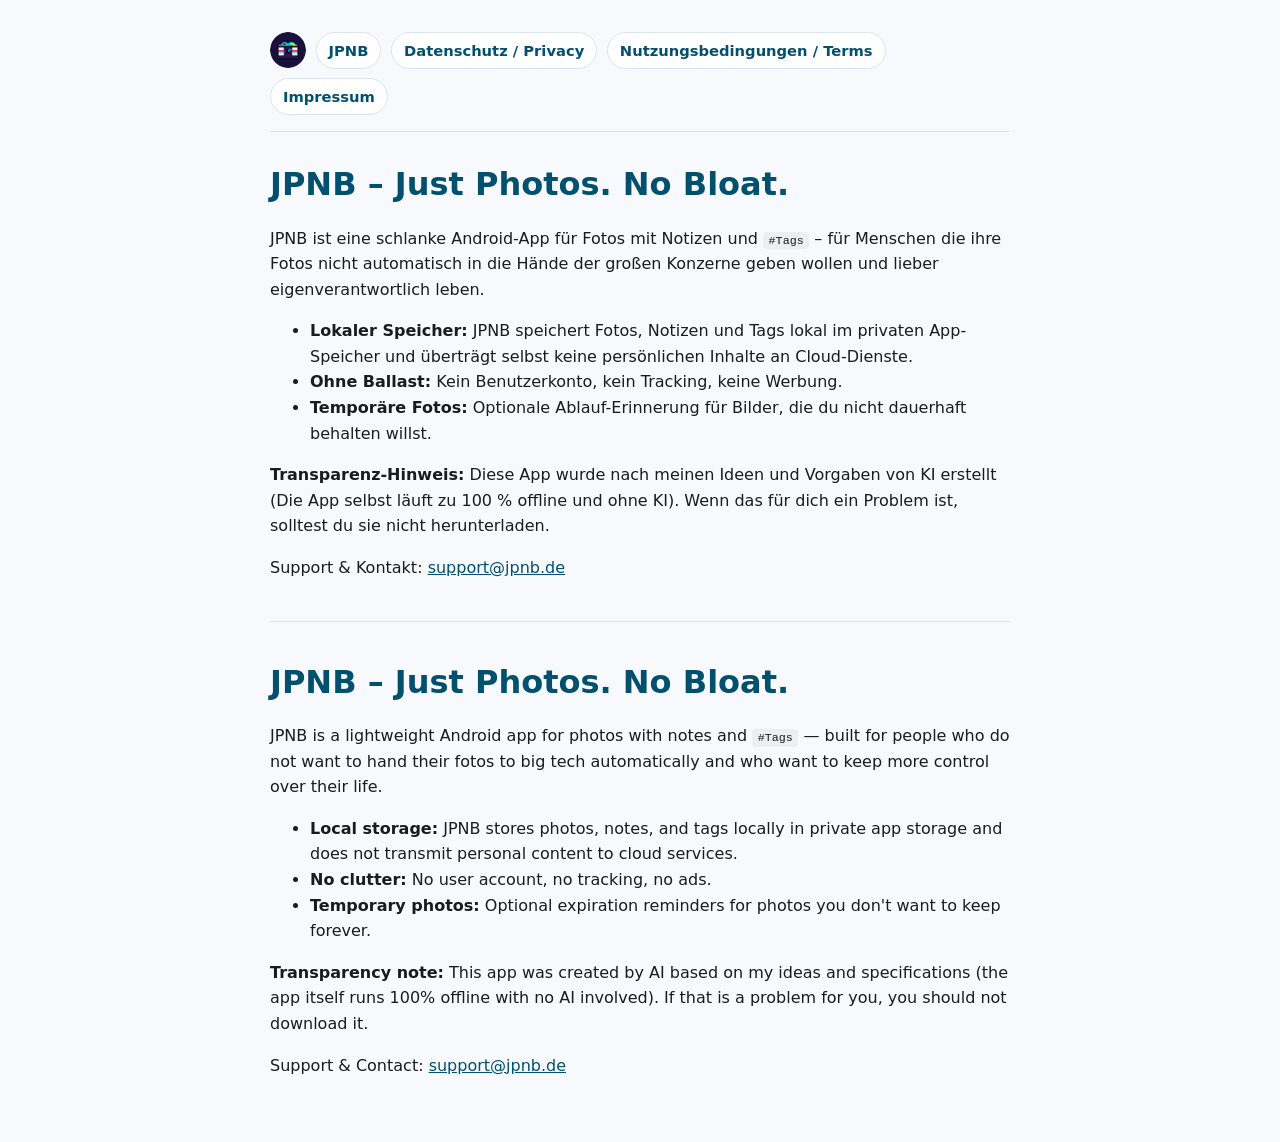
<file: index.html>
<!DOCTYPE html>
<html lang="de">
<head>
  <meta charset="UTF-8">
  <meta name="viewport" content="width=device-width, initial-scale=1.0">
  <title>JPNB – Just Photos. No Bloat.</title>
  <link rel="stylesheet" href="style.css">
  <link rel="icon" href="favicon.png" type="image/png">
</head>
<body>
  <nav>
    <a href="index.html" class="nav-logo-link"><img src="logo.webp" alt="JPNB Logo" class="nav-logo"></a>
    <a href="index.html">JPNB</a>
    <a href="privacy.html">Datenschutz / Privacy</a>
    <a href="terms.html">Nutzungsbedingungen / Terms</a>
    <a href="impressum.html">Impressum</a>
  </nav>

  <h1>JPNB – Just Photos. No Bloat.</h1>
  <p>
    JPNB ist eine schlanke Android-App für Fotos mit Notizen und <code>#Tags</code> – für Menschen die ihre Fotos nicht automatisch in die Hände der großen Konzerne geben wollen und lieber eigenverantwortlich leben.
  </p>
  <ul>
    <li><strong>Lokaler Speicher:</strong> JPNB speichert Fotos, Notizen und Tags lokal im privaten App-Speicher und überträgt selbst keine persönlichen Inhalte an Cloud-Dienste.</li>
    <li><strong>Ohne Ballast:</strong> Kein Benutzerkonto, kein Tracking, keine Werbung.</li>
    <li><strong>Temporäre Fotos:</strong> Optionale Ablauf-Erinnerung für Bilder, die du nicht dauerhaft behalten willst.</li>
  </ul>
  <p>
    <strong>Transparenz-Hinweis:</strong> Diese App wurde nach meinen Ideen und Vorgaben von KI erstellt (Die App selbst läuft zu 100 % offline und ohne KI). Wenn das für dich ein Problem ist, solltest du sie nicht herunterladen.
  </p>
  <p>
    Support &amp; Kontakt: <a href="mailto:support@jpnb.de">support@jpnb.de</a>
  </p>

  <hr>

  <h1>JPNB – Just Photos. No Bloat.</h1>
  <p>
    JPNB is a lightweight Android app for photos with notes and <code>#Tags</code> — built for people who do not want to hand their fotos to big tech automatically and who want to keep more control over their life.
  </p>
  <ul>
    <li><strong>Local storage:</strong> JPNB stores photos, notes, and tags locally in private app storage and does not transmit personal content to cloud services.</li>
    <li><strong>No clutter:</strong> No user account, no tracking, no ads.</li>
    <li><strong>Temporary photos:</strong> Optional expiration reminders for photos you don't want to keep forever.</li>
  </ul>
  <p>
    <strong>Transparency note:</strong> This app was created by AI based on my ideas and specifications (the app itself runs 100% offline with no AI involved). If that is a problem for you, you should not download it.
  </p>
  <p>
    Support &amp; Contact: <a href="mailto:support@jpnb.de">support@jpnb.de</a>
  </p>
</body>
</html>
</file>
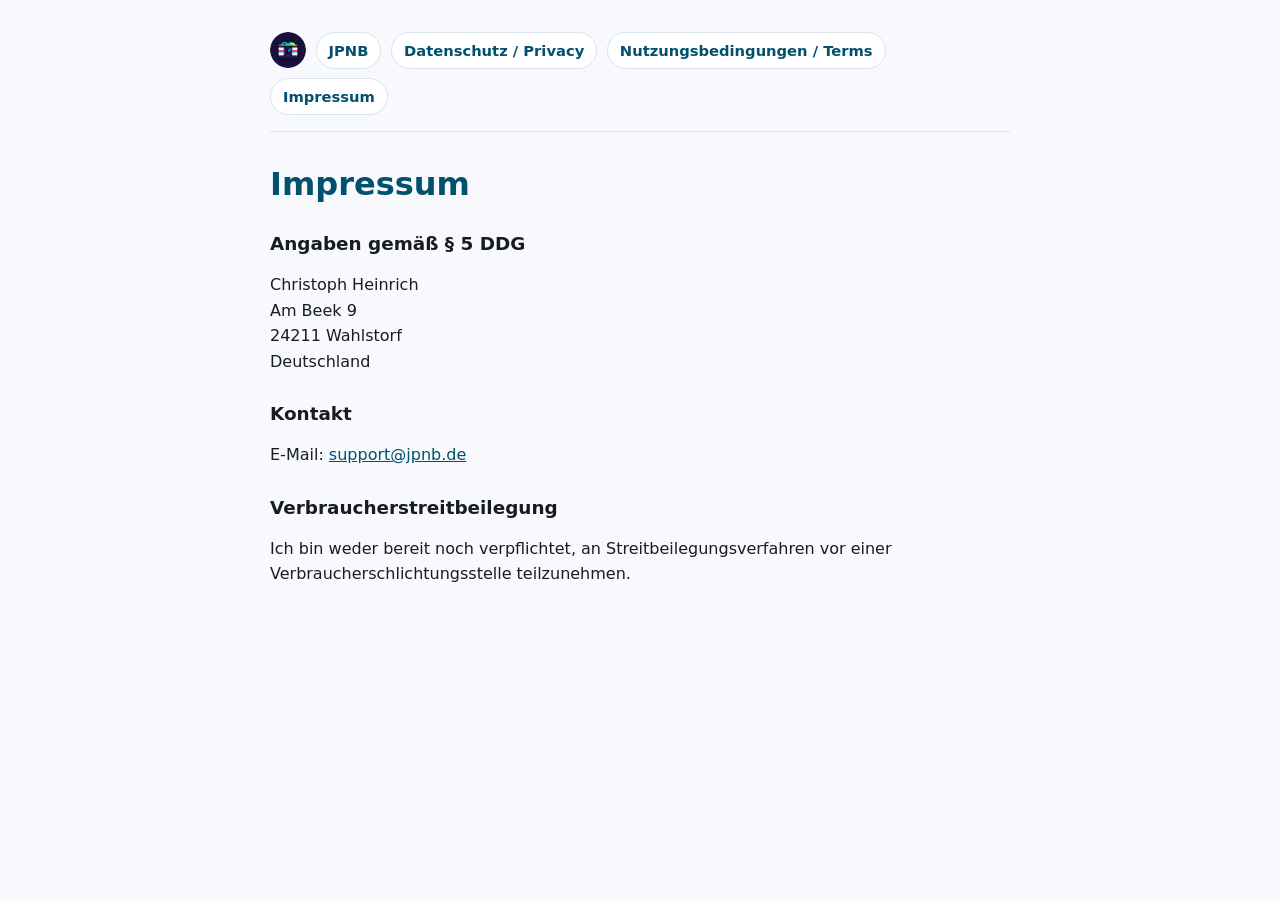
<file: impressum.html>
<!DOCTYPE html>
<html lang="de">
<head>
  <meta charset="UTF-8">
  <meta name="viewport" content="width=device-width, initial-scale=1.0">
  <title>Impressum – JPNB</title>
  <link rel="stylesheet" href="style.css">
  <link rel="icon" href="favicon.png" type="image/png">
</head>
<body>
  <nav>
    <a href="index.html" class="nav-logo-link"><img src="logo.webp" alt="JPNB Logo" class="nav-logo"></a>
    <a href="index.html">JPNB</a>
    <a href="privacy.html">Datenschutz / Privacy</a>
    <a href="terms.html">Nutzungsbedingungen / Terms</a>
    <a href="impressum.html">Impressum</a>
  </nav>

  <h1>Impressum</h1>

  <h2>Angaben gemäß § 5 DDG</h2>
  <p>
    Christoph Heinrich<br>
    Am Beek 9<br>
    24211 Wahlstorf<br>
    Deutschland
  </p>

  <h2>Kontakt</h2>
  <p>
    E-Mail: <a href="mailto:support@jpnb.de">support@jpnb.de</a>
  </p>

  <h2>Verbraucherstreitbeilegung</h2>
  <p>
    Ich bin weder bereit noch verpflichtet, an Streitbeilegungsverfahren vor einer Verbraucherschlichtungsstelle teilzunehmen.
  </p>
</body>
</html>
</file>
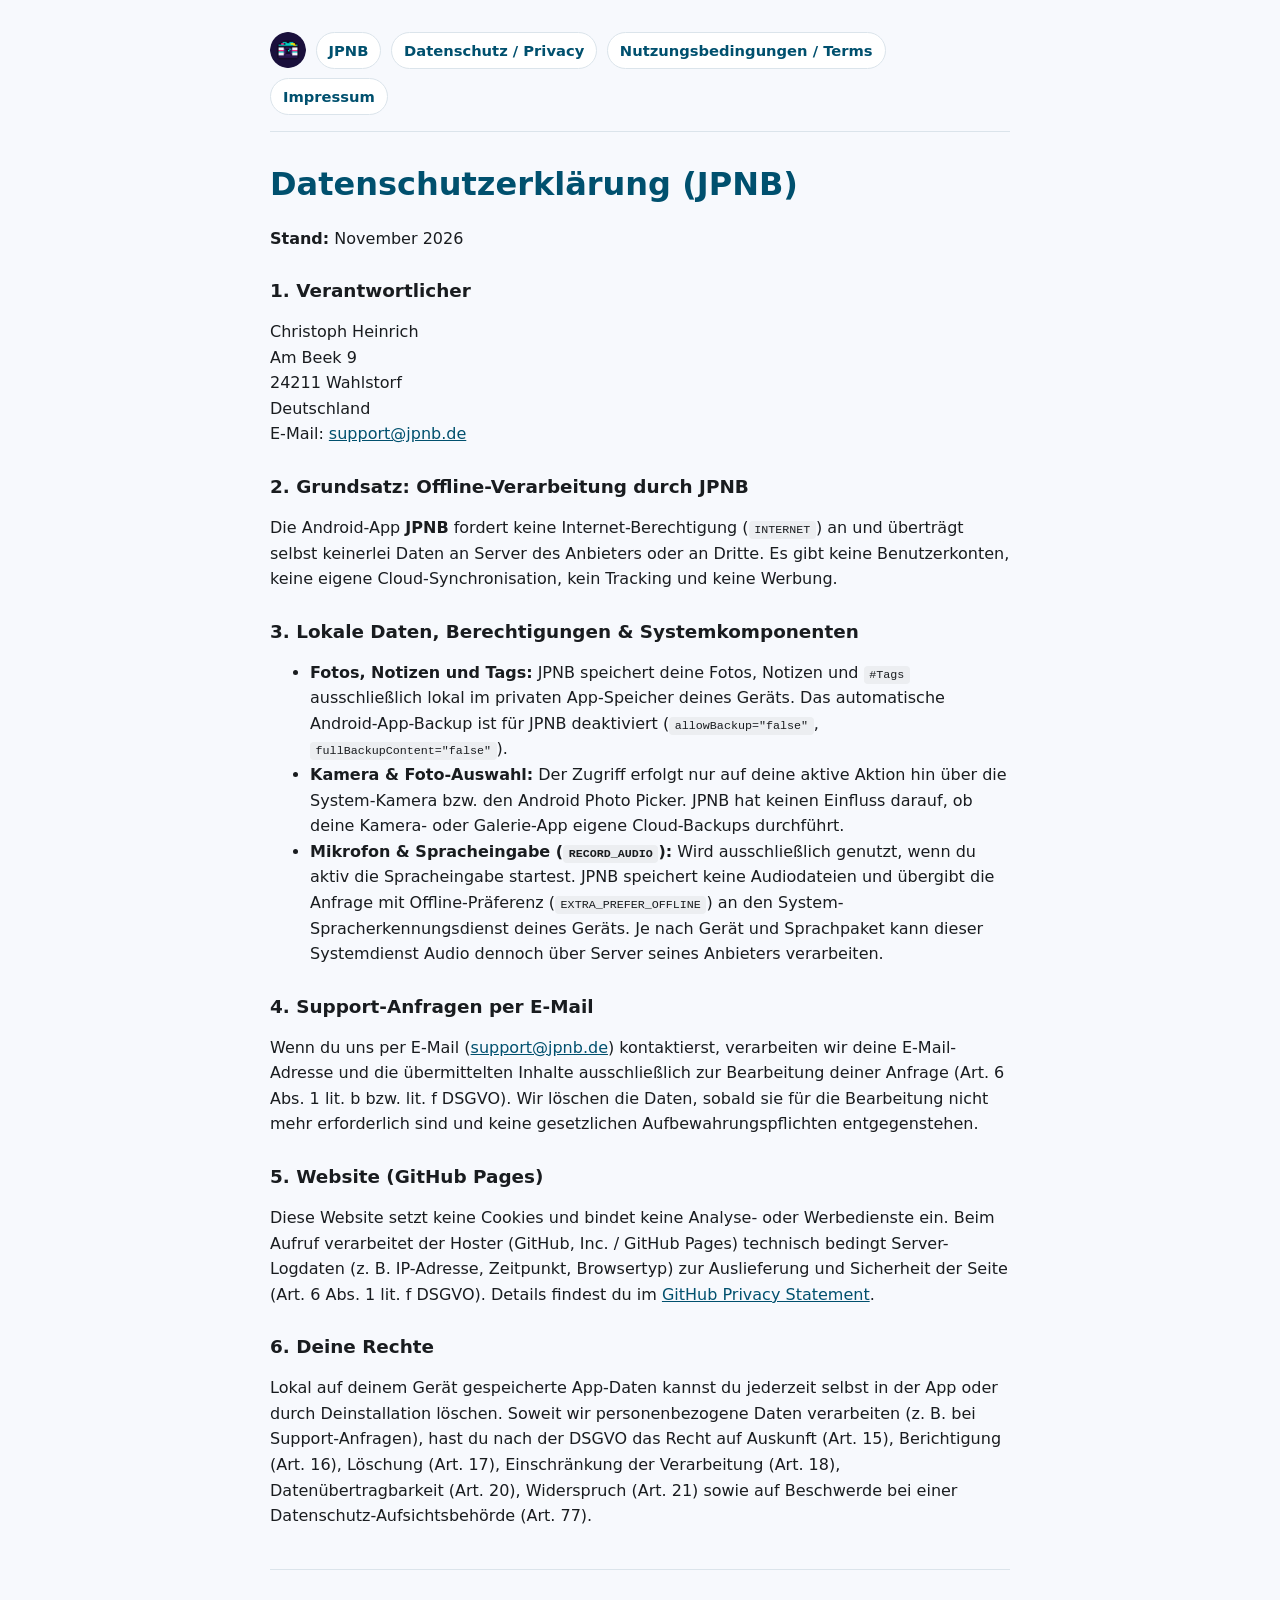
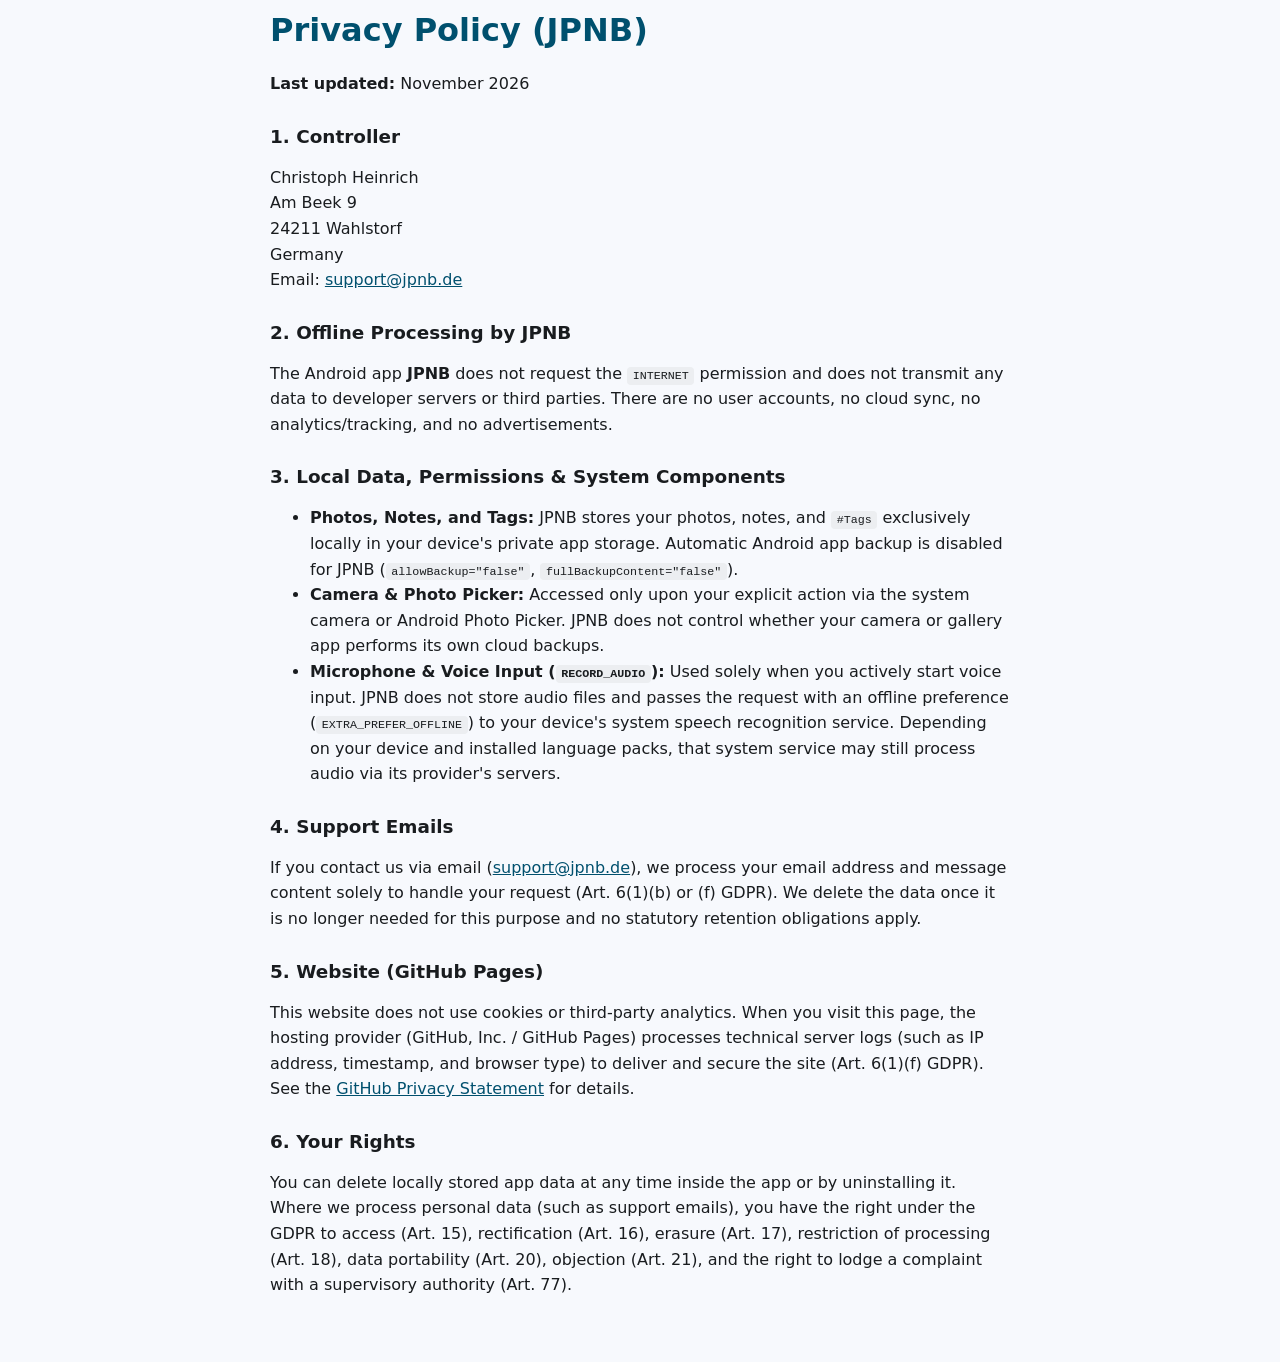
<file: privacy.html>
<!DOCTYPE html>
<html lang="de">
<head>
  <meta charset="UTF-8">
  <meta name="viewport" content="width=device-width, initial-scale=1.0">
  <title>Datenschutzerklärung / Privacy Policy – JPNB</title>
  <link rel="stylesheet" href="style.css">
  <link rel="icon" href="favicon.png" type="image/png">
</head>
<body>
  <nav>
    <a href="index.html" class="nav-logo-link"><img src="logo.webp" alt="JPNB Logo" class="nav-logo"></a>
    <a href="index.html">JPNB</a>
    <a href="privacy.html">Datenschutz / Privacy</a>
    <a href="terms.html">Nutzungsbedingungen / Terms</a>
    <a href="impressum.html">Impressum</a>
  </nav>

  <h1>Datenschutzerklärung (JPNB)</h1>
  <p><strong>Stand:</strong> November 2026</p>

  <h2>1. Verantwortlicher</h2>
  <p>
    Christoph Heinrich<br>
    Am Beek 9<br>
    24211 Wahlstorf<br>
    Deutschland<br>
    E-Mail: <a href="mailto:support@jpnb.de">support@jpnb.de</a>
  </p>

  <h2>2. Grundsatz: Offline-Verarbeitung durch JPNB</h2>
  <p>
    Die Android-App <strong>JPNB</strong> fordert keine Internet-Berechtigung (<code>INTERNET</code>) an und überträgt selbst keinerlei Daten an Server des Anbieters oder an Dritte. Es gibt keine Benutzerkonten, keine eigene Cloud-Synchronisation, kein Tracking und keine Werbung.
  </p>

  <h2>3. Lokale Daten, Berechtigungen &amp; Systemkomponenten</h2>
  <ul>
    <li><strong>Fotos, Notizen und Tags:</strong> JPNB speichert deine Fotos, Notizen und <code>#Tags</code> ausschließlich lokal im privaten App-Speicher deines Geräts. Das automatische Android-App-Backup ist für JPNB deaktiviert (<code>allowBackup="false"</code>, <code>fullBackupContent="false"</code>).</li>
    <li><strong>Kamera &amp; Foto-Auswahl:</strong> Der Zugriff erfolgt nur auf deine aktive Aktion hin über die System-Kamera bzw. den Android Photo Picker. JPNB hat keinen Einfluss darauf, ob deine Kamera- oder Galerie-App eigene Cloud-Backups durchführt.</li>
    <li><strong>Mikrofon &amp; Spracheingabe (<code>RECORD_AUDIO</code>):</strong> Wird ausschließlich genutzt, wenn du aktiv die Spracheingabe startest. JPNB speichert keine Audiodateien und übergibt die Anfrage mit Offline-Präferenz (<code>EXTRA_PREFER_OFFLINE</code>) an den System-Spracherkennungsdienst deines Geräts. Je nach Gerät und Sprachpaket kann dieser Systemdienst Audio dennoch über Server seines Anbieters verarbeiten.</li>
  </ul>

  <h2>4. Support-Anfragen per E-Mail</h2>
  <p>
    Wenn du uns per E-Mail (<a href="mailto:support@jpnb.de">support@jpnb.de</a>) kontaktierst, verarbeiten wir deine E-Mail-Adresse und die übermittelten Inhalte ausschließlich zur Bearbeitung deiner Anfrage (Art. 6 Abs. 1 lit. b bzw. lit. f DSGVO). Wir löschen die Daten, sobald sie für die Bearbeitung nicht mehr erforderlich sind und keine gesetzlichen Aufbewahrungspflichten entgegenstehen.
  </p>

  <h2>5. Website (GitHub Pages)</h2>
  <p>
    Diese Website setzt keine Cookies und bindet keine Analyse- oder Werbedienste ein. Beim Aufruf verarbeitet der Hoster (GitHub, Inc. / GitHub Pages) technisch bedingt Server-Logdaten (z. B. IP-Adresse, Zeitpunkt, Browsertyp) zur Auslieferung und Sicherheit der Seite (Art. 6 Abs. 1 lit. f DSGVO). Details findest du im <a href="https://docs.github.com/en/site-policy/privacy-policies/github-general-privacy-statement" target="_blank" rel="noopener">GitHub Privacy Statement</a>.
  </p>

  <h2>6. Deine Rechte</h2>
  <p>
    Lokal auf deinem Gerät gespeicherte App-Daten kannst du jederzeit selbst in der App oder durch Deinstallation löschen. Soweit wir personenbezogene Daten verarbeiten (z. B. bei Support-Anfragen), hast du nach der DSGVO das Recht auf Auskunft (Art. 15), Berichtigung (Art. 16), Löschung (Art. 17), Einschränkung der Verarbeitung (Art. 18), Datenübertragbarkeit (Art. 20), Widerspruch (Art. 21) sowie auf Beschwerde bei einer Datenschutz-Aufsichtsbehörde (Art. 77).
  </p>

  <hr>

  <h1>Privacy Policy (JPNB)</h1>
  <p><strong>Last updated:</strong> November 2026</p>

  <h2>1. Controller</h2>
  <p>
    Christoph Heinrich<br>
    Am Beek 9<br>
    24211 Wahlstorf<br>
    Germany<br>
    Email: <a href="mailto:support@jpnb.de">support@jpnb.de</a>
  </p>

  <h2>2. Offline Processing by JPNB</h2>
  <p>
    The Android app <strong>JPNB</strong> does not request the <code>INTERNET</code> permission and does not transmit any data to developer servers or third parties. There are no user accounts, no cloud sync, no analytics/tracking, and no advertisements.
  </p>

  <h2>3. Local Data, Permissions &amp; System Components</h2>
  <ul>
    <li><strong>Photos, Notes, and Tags:</strong> JPNB stores your photos, notes, and <code>#Tags</code> exclusively locally in your device's private app storage. Automatic Android app backup is disabled for JPNB (<code>allowBackup="false"</code>, <code>fullBackupContent="false"</code>).</li>
    <li><strong>Camera &amp; Photo Picker:</strong> Accessed only upon your explicit action via the system camera or Android Photo Picker. JPNB does not control whether your camera or gallery app performs its own cloud backups.</li>
    <li><strong>Microphone &amp; Voice Input (<code>RECORD_AUDIO</code>):</strong> Used solely when you actively start voice input. JPNB does not store audio files and passes the request with an offline preference (<code>EXTRA_PREFER_OFFLINE</code>) to your device's system speech recognition service. Depending on your device and installed language packs, that system service may still process audio via its provider's servers.</li>
  </ul>

  <h2>4. Support Emails</h2>
  <p>
    If you contact us via email (<a href="mailto:support@jpnb.de">support@jpnb.de</a>), we process your email address and message content solely to handle your request (Art. 6(1)(b) or (f) GDPR). We delete the data once it is no longer needed for this purpose and no statutory retention obligations apply.
  </p>

  <h2>5. Website (GitHub Pages)</h2>
  <p>
    This website does not use cookies or third-party analytics. When you visit this page, the hosting provider (GitHub, Inc. / GitHub Pages) processes technical server logs (such as IP address, timestamp, and browser type) to deliver and secure the site (Art. 6(1)(f) GDPR). See the <a href="https://docs.github.com/en/site-policy/privacy-policies/github-general-privacy-statement" target="_blank" rel="noopener">GitHub Privacy Statement</a> for details.
  </p>

  <h2>6. Your Rights</h2>
  <p>
    You can delete locally stored app data at any time inside the app or by uninstalling it. Where we process personal data (such as support emails), you have the right under the GDPR to access (Art. 15), rectification (Art. 16), erasure (Art. 17), restriction of processing (Art. 18), data portability (Art. 20), objection (Art. 21), and the right to lodge a complaint with a supervisory authority (Art. 77).
  </p>
</body>
</html>
</file>
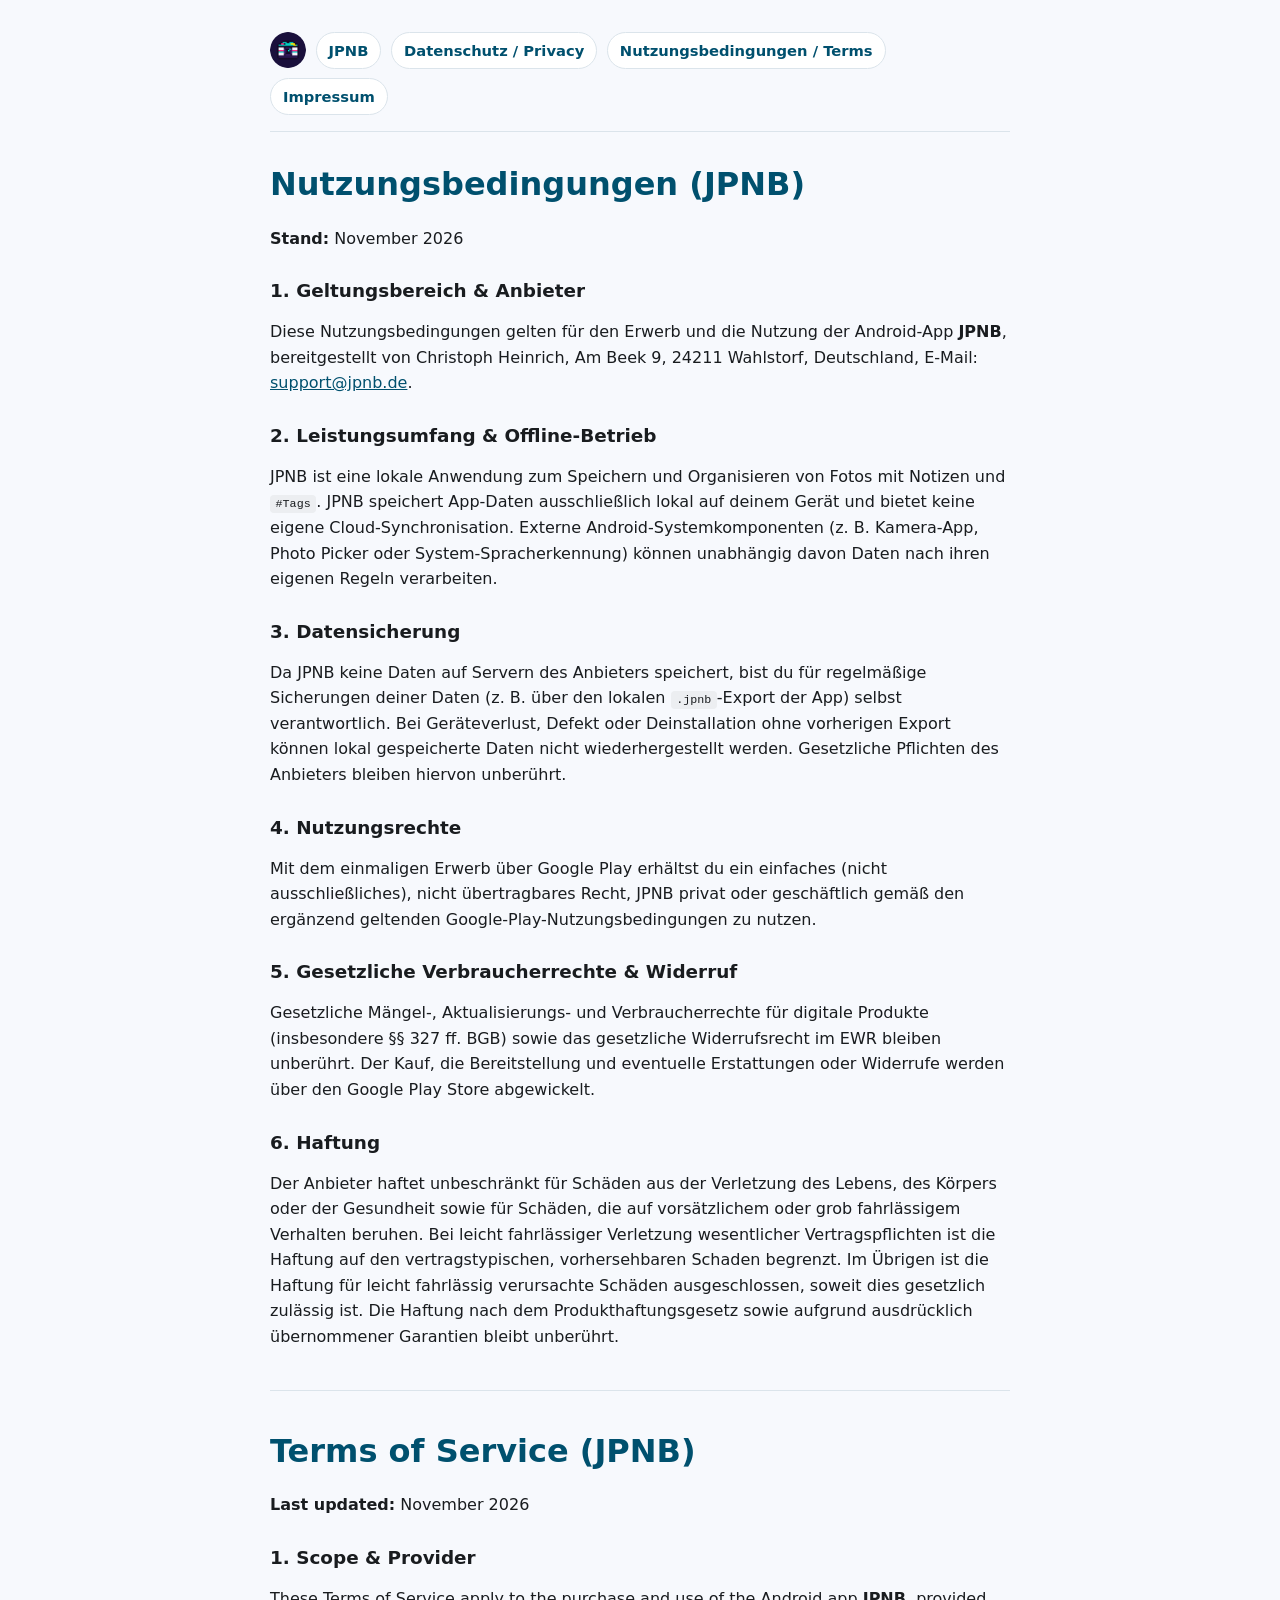
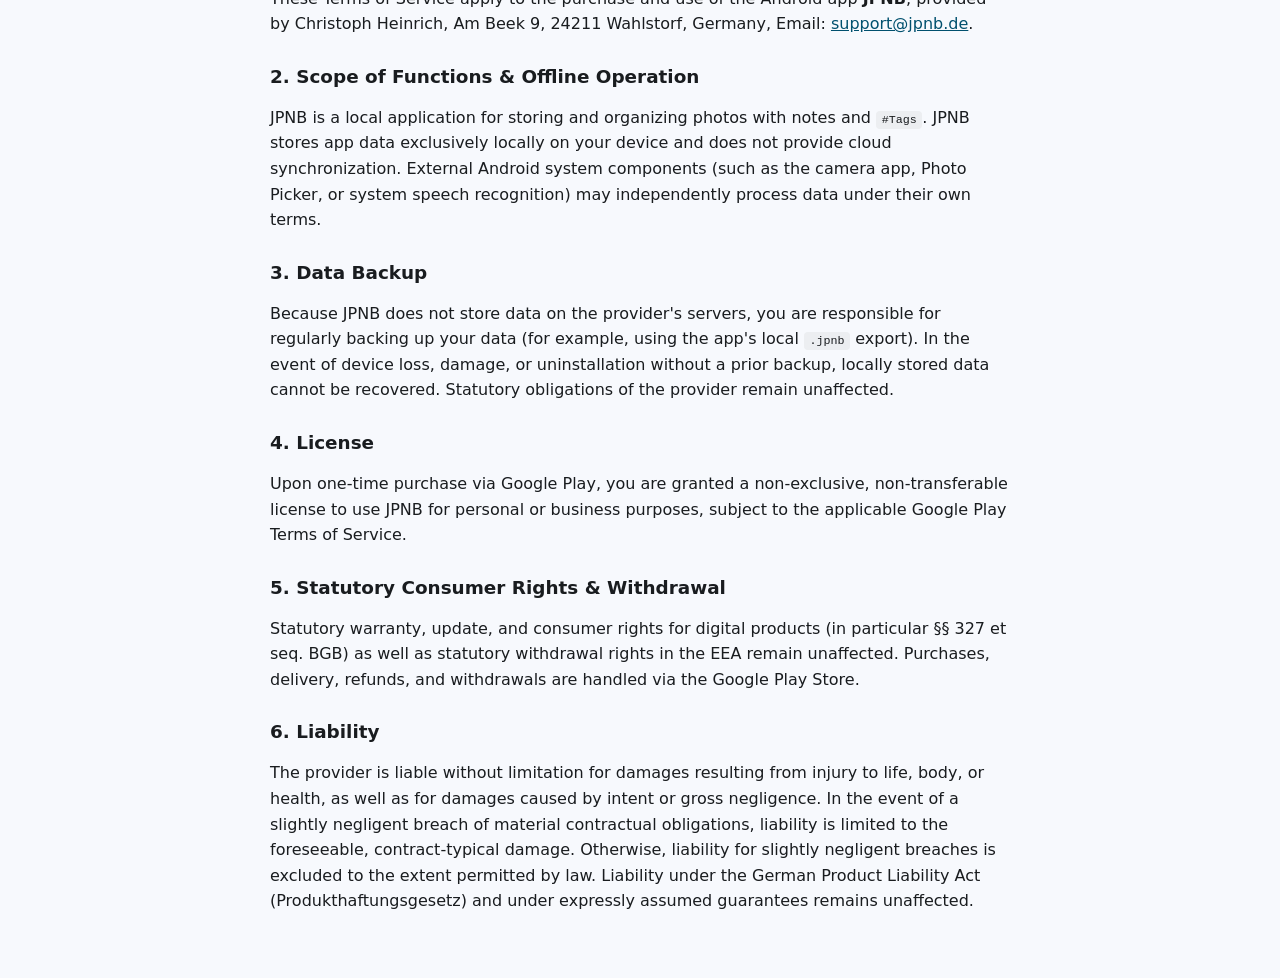
<file: terms.html>
<!DOCTYPE html>
<html lang="de">
<head>
  <meta charset="UTF-8">
  <meta name="viewport" content="width=device-width, initial-scale=1.0">
  <title>Nutzungsbedingungen / Terms of Service – JPNB</title>
  <link rel="stylesheet" href ="style.css">
  <link rel="icon" href="favicon.png" type="image/png">
</head>
<body>
  <nav>
    <a href="index.html" class="nav-logo-link"><img src="logo.webp" alt="JPNB Logo" class="nav-logo"></a>
    <a href="index.html">JPNB</a>
    <a href="privacy.html">Datenschutz / Privacy</a>
    <a href="terms.html">Nutzungsbedingungen / Terms</a>
    <a href="impressum.html">Impressum</a>
  </nav>

  <h1>Nutzungsbedingungen (JPNB)</h1>
  <p><strong>Stand:</strong> November 2026</p>

  <h2>1. Geltungsbereich &amp; Anbieter</h2>
  <p>
    Diese Nutzungsbedingungen gelten für den Erwerb und die Nutzung der Android-App <strong>JPNB</strong>, bereitgestellt von Christoph Heinrich, Am Beek 9, 24211 Wahlstorf, Deutschland, E-Mail: <a href="mailto:support@jpnb.de">support@jpnb.de</a>.
  </p>

  <h2>2. Leistungsumfang &amp; Offline-Betrieb</h2>
  <p>
    JPNB ist eine lokale Anwendung zum Speichern und Organisieren von Fotos mit Notizen und <code>#Tags</code>. JPNB speichert App-Daten ausschließlich lokal auf deinem Gerät und bietet keine eigene Cloud-Synchronisation. Externe Android-Systemkomponenten (z. B. Kamera-App, Photo Picker oder System-Spracherkennung) können unabhängig davon Daten nach ihren eigenen Regeln verarbeiten.
  </p>

  <h2>3. Datensicherung</h2>
  <p>
    Da JPNB keine Daten auf Servern des Anbieters speichert, bist du für regelmäßige Sicherungen deiner Daten (z. B. über den lokalen <code>.jpnb</code>-Export der App) selbst verantwortlich. Bei Geräteverlust, Defekt oder Deinstallation ohne vorherigen Export können lokal gespeicherte Daten nicht wiederhergestellt werden. Gesetzliche Pflichten des Anbieters bleiben hiervon unberührt.
  </p>

  <h2>4. Nutzungsrechte</h2>
  <p>
    Mit dem einmaligen Erwerb über Google Play erhältst du ein einfaches (nicht ausschließliches), nicht übertragbares Recht, JPNB privat oder geschäftlich gemäß den ergänzend geltenden Google-Play-Nutzungsbedingungen zu nutzen.
  </p>

  <h2>5. Gesetzliche Verbraucherrechte &amp; Widerruf</h2>
  <p>
    Gesetzliche Mängel-, Aktualisierungs- und Verbraucherrechte für digitale Produkte (insbesondere §§ 327 ff. BGB) sowie das gesetzliche Widerrufsrecht im EWR bleiben unberührt. Der Kauf, die Bereitstellung und eventuelle Erstattungen oder Widerrufe werden über den Google Play Store abgewickelt.
  </p>

  <h2>6. Haftung</h2>
  <p>
    Der Anbieter haftet unbeschränkt für Schäden aus der Verletzung des Lebens, des Körpers oder der Gesundheit sowie für Schäden, die auf vorsätzlichem oder grob fahrlässigem Verhalten beruhen. Bei leicht fahrlässiger Verletzung wesentlicher Vertragspflichten ist die Haftung auf den vertragstypischen, vorhersehbaren Schaden begrenzt. Im Übrigen ist die Haftung für leicht fahrlässig verursachte Schäden ausgeschlossen, soweit dies gesetzlich zulässig ist. Die Haftung nach dem Produkthaftungsgesetz sowie aufgrund ausdrücklich übernommener Garantien bleibt unberührt.
  </p>

  <hr>

  <h1>Terms of Service (JPNB)</h1>
  <p><strong>Last updated:</strong> November 2026</p>

  <h2>1. Scope &amp; Provider</h2>
  <p>
    These Terms of Service apply to the purchase and use of the Android app <strong>JPNB</strong>, provided by Christoph Heinrich, Am Beek 9, 24211 Wahlstorf, Germany, Email: <a href="mailto:support@jpnb.de">support@jpnb.de</a>.
  </p>

  <h2>2. Scope of Functions &amp; Offline Operation</h2>
  <p>
    JPNB is a local application for storing and organizing photos with notes and <code>#Tags</code>. JPNB stores app data exclusively locally on your device and does not provide cloud synchronization. External Android system components (such as the camera app, Photo Picker, or system speech recognition) may independently process data under their own terms.
  </p>

  <h2>3. Data Backup</h2>
  <p>
    Because JPNB does not store data on the provider's servers, you are responsible for regularly backing up your data (for example, using the app's local <code>.jpnb</code> export). In the event of device loss, damage, or uninstallation without a prior backup, locally stored data cannot be recovered. Statutory obligations of the provider remain unaffected.
  </p>

  <h2>4. License</h2>
  <p>
    Upon one-time purchase via Google Play, you are granted a non-exclusive, non-transferable license to use JPNB for personal or business purposes, subject to the applicable Google Play Terms of Service.
  </p>

  <h2>5. Statutory Consumer Rights &amp; Withdrawal</h2>
  <p>
    Statutory warranty, update, and consumer rights for digital products (in particular §§ 327 et seq. BGB) as well as statutory withdrawal rights in the EEA remain unaffected. Purchases, delivery, refunds, and withdrawals are handled via the Google Play Store.
  </p>

  <h2>6. Liability</h2>
  <p>
    The provider is liable without limitation for damages resulting from injury to life, body, or health, as well as for damages caused by intent or gross negligence. In the event of a slightly negligent breach of material contractual obligations, liability is limited to the foreseeable, contract-typical damage. Otherwise, liability for slightly negligent breaches is excluded to the extent permitted by law. Liability under the German Product Liability Act (Produkthaftungsgesetz) and under expressly assumed guarantees remains unaffected.
  </p>
</body>
</html>
</file>
<file: style.css>
:root {
  --bg: #F7F9FD;
  --surface: #FFFFFF;
  --surface-alt: #ECEEF1;
  --text: #191C1F;
  --text-muted: #40484E;
  --primary: #00506E;
  --primary-soft: #CFEAFD;
  --border: #DBE4EB;
}

@media (prefers-color-scheme: dark) {
  :root {
    --bg: #101416;
    --surface: #1D2023;
    --surface-alt: #272A2D;
    --text: #E0E3E6;
    --text-muted: #BFC8CF;
    --primary: #87CFF9;
    --primary-soft: #005C7D;
    --border: #40484E;
  }
}

* {
  box-sizing: border-box;
}

body {
  font-family: system-ui, -apple-system, BlinkMacSystemFont, "Segoe UI", sans-serif;
  line-height: 1.6;
  max-width: 780px;
  margin: 0 auto;
  padding: 2rem 1.25rem 3rem;
  background-color: var(--bg);
  color: var(--text);
}

nav {
  display: flex;
  flex-wrap: wrap;
  gap: 0.6rem;
  margin-bottom: 2rem;
  padding-bottom: 1rem;
  border-bottom: 1px solid var(--border);
  align-items: center;
}

nav a {
  color: var(--primary);
  text-decoration: none;
  font-weight: 600;
  padding: 0.35rem 0.75rem;
  border-radius: 999px;
  background-color: var(--surface);
  border: 1px solid var(--border);
  font-size: 0.92rem;
}

nav a:hover {
  background-color: var(--primary-soft);
}

h1 {
  line-height: 1.25;
  color: var(--primary);
  margin-top: 0.5rem;
}

h2 {
  line-height: 1.3;
  margin-top: 1.75rem;
  font-size: 1.15rem;
}

p, li {
  color: var(--text);
}

a {
  color: var(--primary);
}

code {
  background-color: var(--surface-alt);
  padding: 0.12rem 0.35rem;
  border-radius: 4px;
  font-size: 0.9em;
}

hr {
  margin: 2.5rem 0;
  border: 0;
  border-top: 1px solid var(--border);
}

nav a.nav-logo-link {
  padding: 0;
  border: none;
  background: none;
  display: inline-flex;
  align-items: center;
}

.nav-logo {
  width: 36px;
  height: 36px;
  border-radius: 50%;
  display: block;
}
</file>
